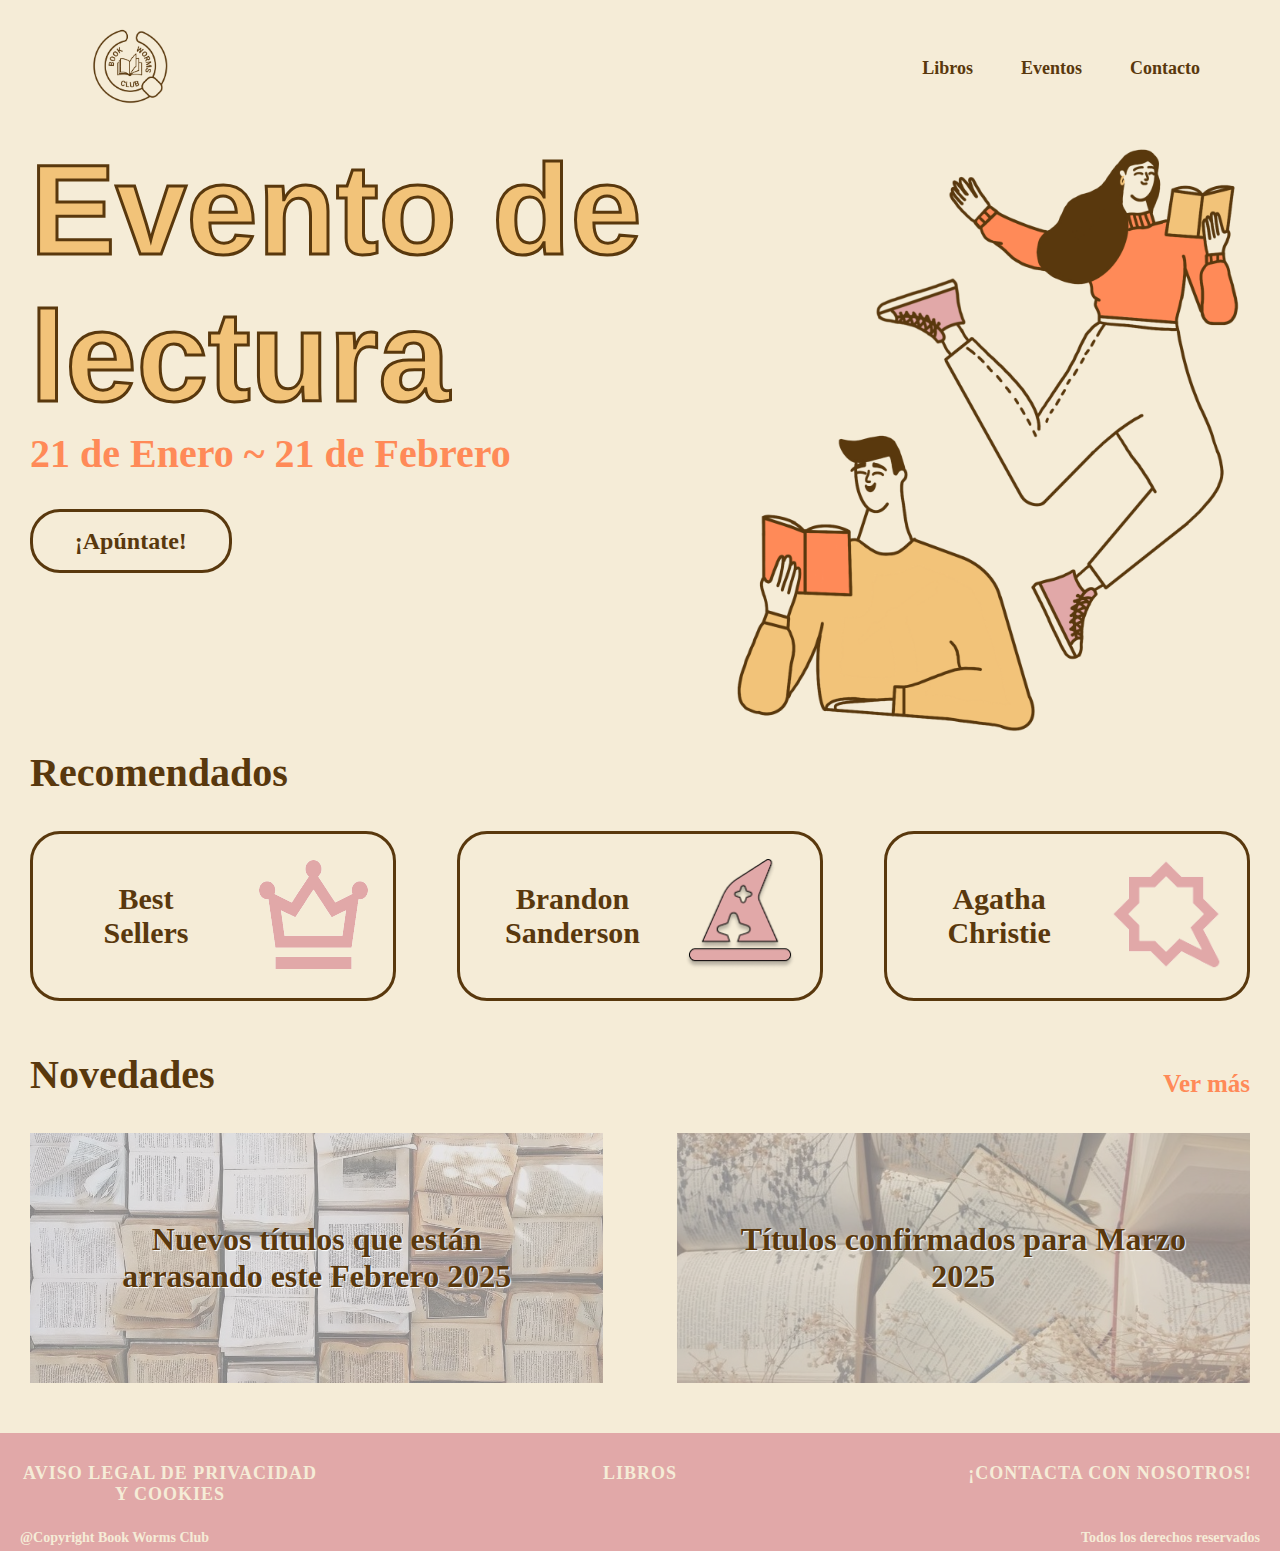
<file: index.html>
<!DOCTYPE html>
<html lang="es">
<head>
    <meta charset="UTF-8">
    <meta name="viewport" content="width=device-width, initial-scale=1.0">
    <link rel="stylesheet" href="./styles/homePart2.css">
    <link rel="stylesheet" href="./styles/homePart1.css">
    <link rel="stylesheet" href="./styles/nav.css">
    <link rel="stylesheet" href="./styles/footer.css">
    <link rel="stylesheet" href="./styles/general.css">
    <title>BWClub</title>
</head>
<body>
    <div class="bg_c_Beige">
        <main class="max-width">
             <!-- HERO SECTION -->
              <section class="section__hero"></section>
             <!-- END HERO SECTION -->
              
            <!-- RECOMMENDED -->
            <section class="section__recommendeds"></section>
            <!-- END RECOMMENDED -->

             <!-- NEWS -->
            <section class="section__news"></section>
            <!-- END NEWS -->
        </main>
        <footer class="footer"></footer>
    </div>
    <script src="./scripts/navbar.js"></script>
    <script type="module" src="./scripts/home.js"></script>
</body>
</html>
</file>
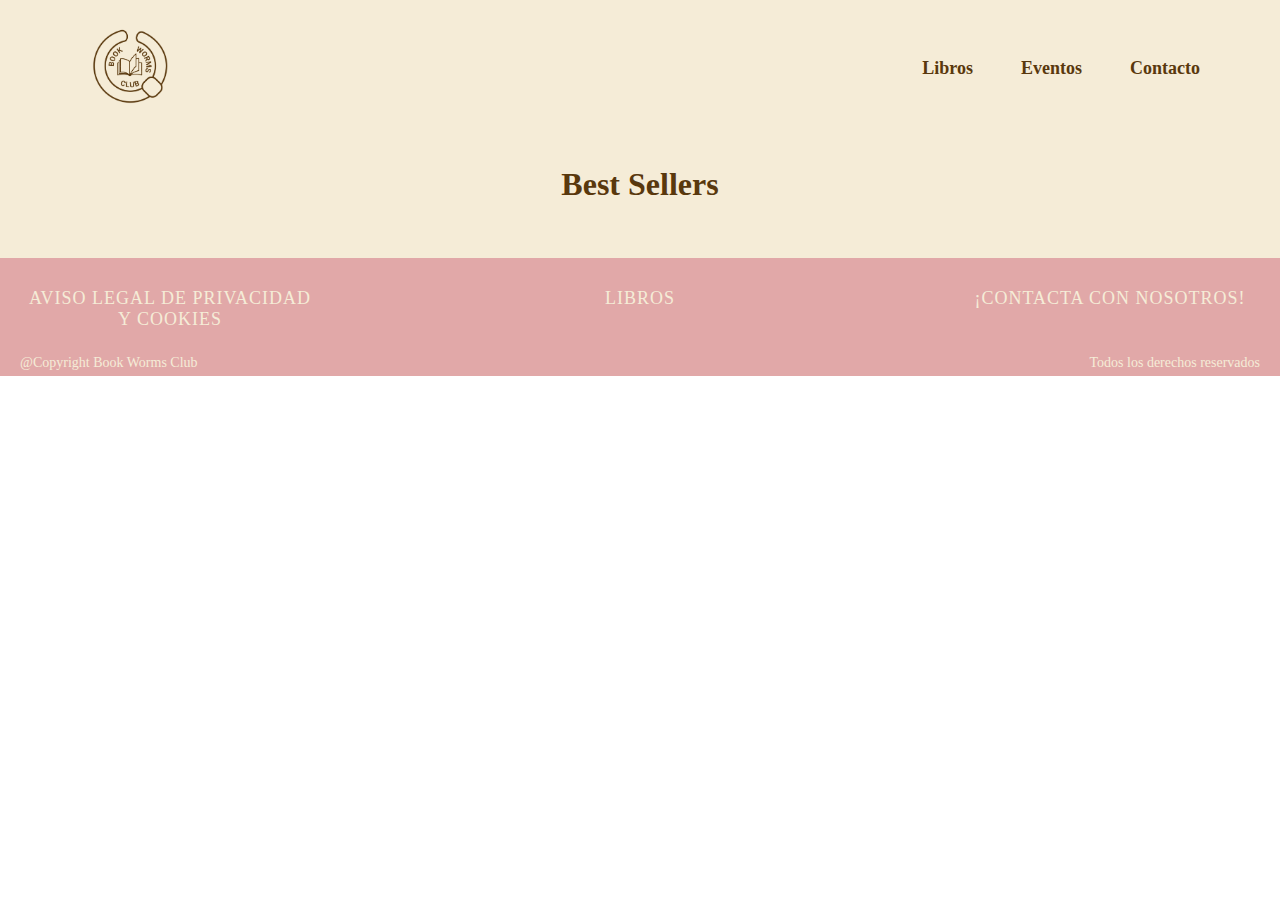
<file: pages/bestSellers.html>
<!DOCTYPE html>
<html lang="es">
<head>
    <meta charset="UTF-8">
    <meta name="viewport" content="width=device-width, initial-scale=1.0">
    <link rel="stylesheet" href="../styles/bestSellers.css">
    <title>Best Sellers</title>       
</head>
<body>
    <div class="bg_c_Beige">
        <main class="max-width">
            <h1 class="c_Brown bestSellers__title">Best Sellers</h1>
            <div class="bestSellers__books"></div>
        </main>
        <footer class="footer"></footer>
    </div>
    <script src="../scripts/navbar.js"></script>
    <script type="module" src="../scripts/bestSellers.js"></script>
</body>
</html>
</file>
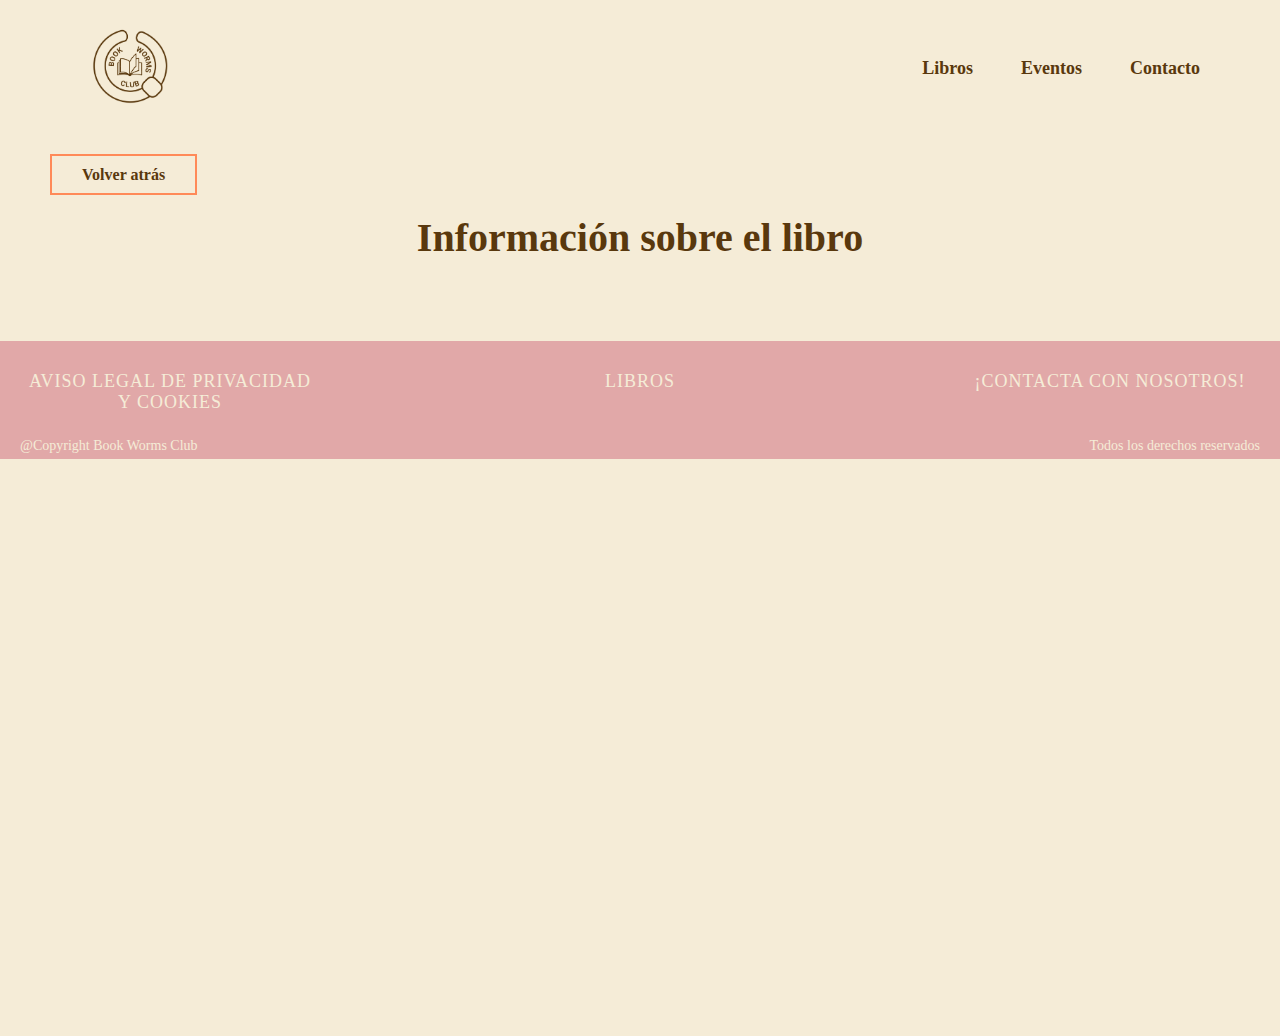
<file: pages/book.html>
<!DOCTYPE html>
<html lang="en">
<head>
    <meta charset="UTF-8">
    <meta name="viewport" content="width=device-width, initial-scale=1.0">
    <link rel="stylesheet" href="../styles/book.css">
    <title>Book</title>
</head>
<body>
    <div class="bg_c_Beige min-height">
        <div class="back__container"></div>
        <main class="max-width">
            <h1 class="subtitle c_Brown page__cart-book_title">Información sobre el libro</h1>
            <section class="section__cart-book"></section>
        </main>
        <footer class="footer"></footer>
    </div>
    <script src="../scripts/navbar.js"></script>
    <script type="module" src="../scripts/book.js"></script>
</body>
</html>
</file>
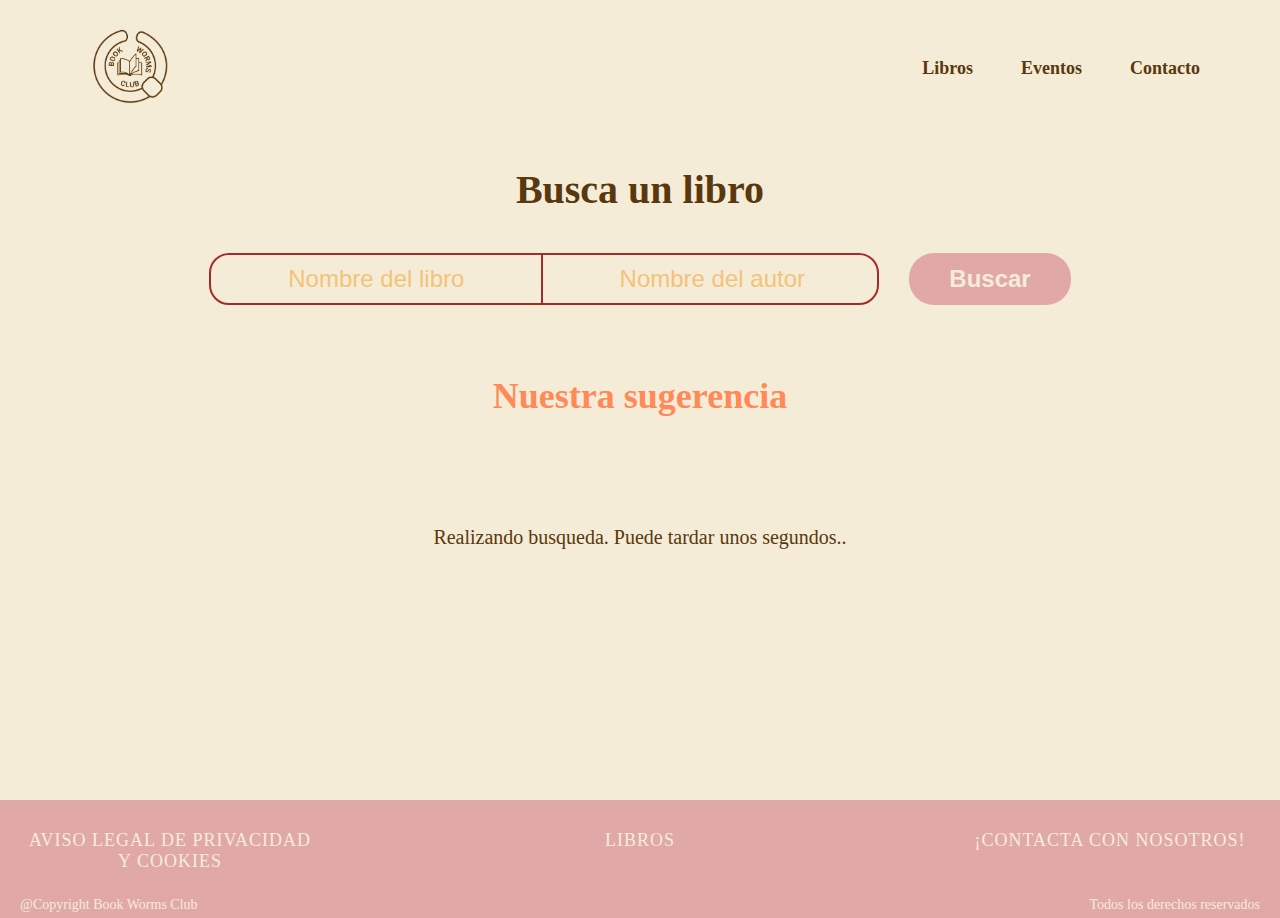
<file: pages/books.html>
<!DOCTYPE html>
<html lang="en">
<head>
    <meta charset="UTF-8">
    <meta name="viewport" content="width=device-width, initial-scale=1.0">
    <link rel="stylesheet" href="../styles/books.css">
    <link rel="stylesheet" href="../styles/nav.css">
    <title>Books</title>
</head>
<body>
    <div class="bg_c_Beige">
        <main class="max-width">
            <section class="section__search"></section>
            <section class="section__tips"></section>
            <section class="section__search-results"></section>
        </main>
        <footer class="footer"></footer>
    </div>
    
    <script src="../scripts/navbar.js"></script>
    <script type="module" src="../scripts/books.js"></script>
</body>
</html>
</file>
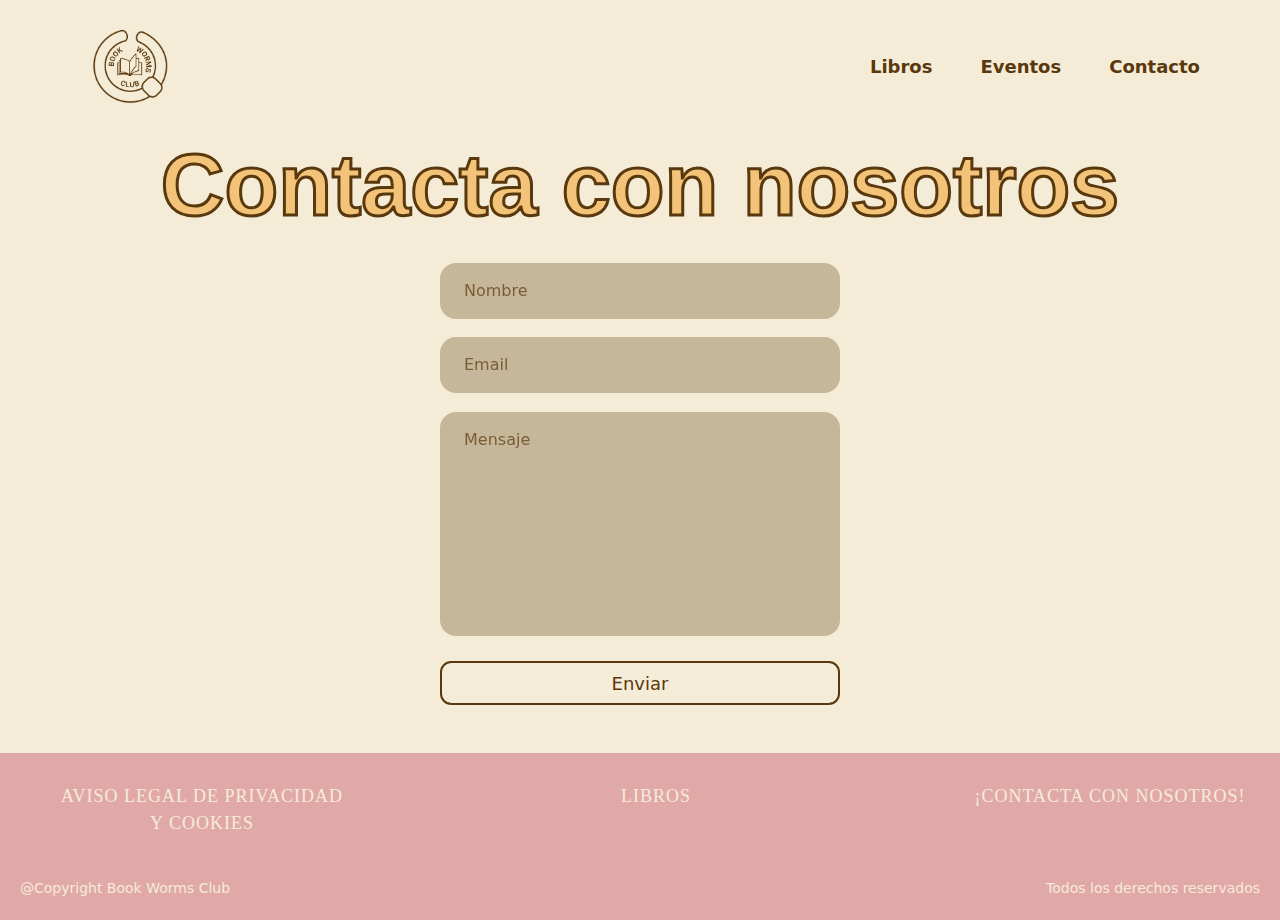
<file: pages/contact.html>
<!DOCTYPE html>
<html lang="es">
  <head>
    <meta charset="UTF-8" />
    <meta name="viewport" content="width=device-width, initial-scale=1.0" />
    <link rel="stylesheet" href="../styles/contact.css" />
    <link rel="stylesheet" href="../styles/nav.css" />
    <link rel="stylesheet" href="../styles/footer.css" />
    <link rel="stylesheet" href="../styles/general.css" />
    <!-- BOOTSTRAP -->
    <link
      href="https://cdn.jsdelivr.net/npm/bootstrap@5.3.3/dist/css/bootstrap.min.css"
      rel="stylesheet"
      integrity="sha384-QWTKZyjpPEjISv5WaRU9OFeRpok6YctnYmDr5pNlyT2bRjXh0JMhjY6hW+ALEwIH"
      crossorigin="anonymous"
    />
    <title>Contacto</title>
  </head>
  <body>
    <div class="bg_c_Beige">
      <main class="max-width">
        <!-- CONTACT TITLE -->
        <h1 class="title c_Yellow">Contacta con nosotros</h1>
        <!-- CONTACT FORM -->
        <div class="contact__container">
          <form action="POST" class="contact__form">
            <input
              type="text"
              name="name"
              id="name"
              placeholder="Nombre"
              class="contact__input"
            />
            <input
              type="email"
              name="email"
              id="email"
              placeholder="Email"
              class="contact__input"
            />
            <textarea
              class="contact__input textarea"
              placeholder="Mensaje"
            ></textarea>
            <button type="submit" class="contact__button">Enviar</button>
          </form>
        </div>
      </main>
      <footer class="footer"></footer>
    </div>
    <script src="../scripts/navbar.js"></script>
    <script type="module" src="../scripts/contact.js"></script>
    <!-- BOOTSTRAP -->
    <script
      src="https://cdn.jsdelivr.net/npm/bootstrap@5.3.3/dist/js/bootstrap.bundle.min.js"
      integrity="sha384-YvpcrYf0tY3lHB60NNkmXc5s9fDVZLESaAA55NDzOxhy9GkcIdslK1eN7N6jIeHz"
      crossorigin="anonymous"
    ></script>
  </body>
</html>
</file>
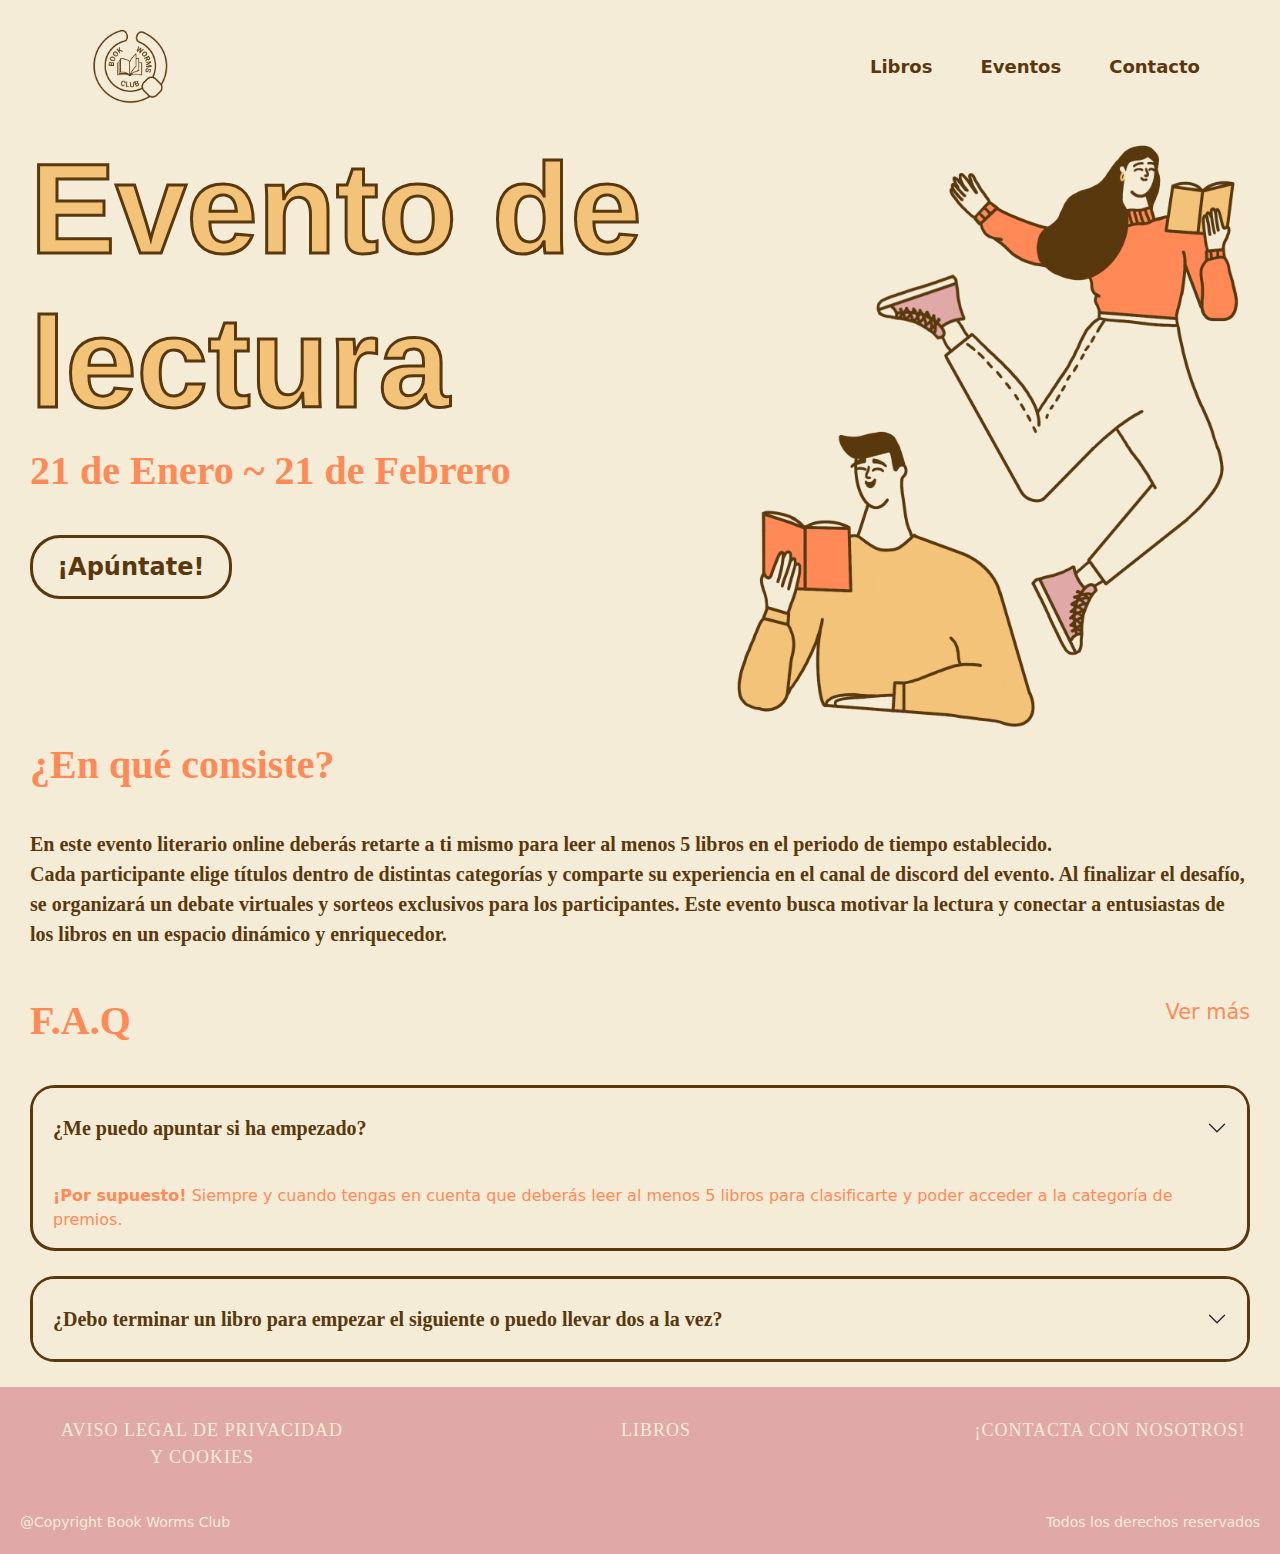
<file: pages/events.html>
<!DOCTYPE html>
<html lang="es">
<head>
    <meta charset="UTF-8">
    <meta name="viewport" content="width=device-width, initial-scale=1.0">
    <link rel="stylesheet" href="../styles/events.css">
    <link rel="stylesheet" href="../styles/nav.css">
    <link rel="stylesheet" href="../styles/footer.css">
    <link rel="stylesheet" href="../styles/general.css">
    <!-- BOOTSTRAP -->
    <link href="https://cdn.jsdelivr.net/npm/bootstrap@5.3.3/dist/css/bootstrap.min.css" rel="stylesheet" integrity="sha384-QWTKZyjpPEjISv5WaRU9OFeRpok6YctnYmDr5pNlyT2bRjXh0JMhjY6hW+ALEwIH" crossorigin="anonymous">
    <title>BWClub-Events</title>
</head>
<body>
    <div class="bg_c_Beige">
        <main class="max-width">
            <!-- HERO SECTION -->
              <section class="section__hero"></section>
            <!-- END HERO SECTION -->
            <!-- WHAT IS SECTION -->
              <section class="section__whatis"></section>
            <!-- END WHAT IS SECTION -->
              <!-- FAQ SECTION -->
              <section class="section__faq"></section>
            <!-- END FAQ SECTION -->
        </main>
        <footer class="footer"></footer>
    </div>
    <script src = "../scripts/navbar.js"></script>
    <script type="module" src = "../scripts/events.js"></script>
    
     <!-- BOOTSTRAP -->
    <script src="https://cdn.jsdelivr.net/npm/bootstrap@5.3.3/dist/js/bootstrap.bundle.min.js" integrity="sha384-YvpcrYf0tY3lHB60NNkmXc5s9fDVZLESaAA55NDzOxhy9GkcIdslK1eN7N6jIeHz" crossorigin="anonymous"></script>
</body>
</html>
</file>
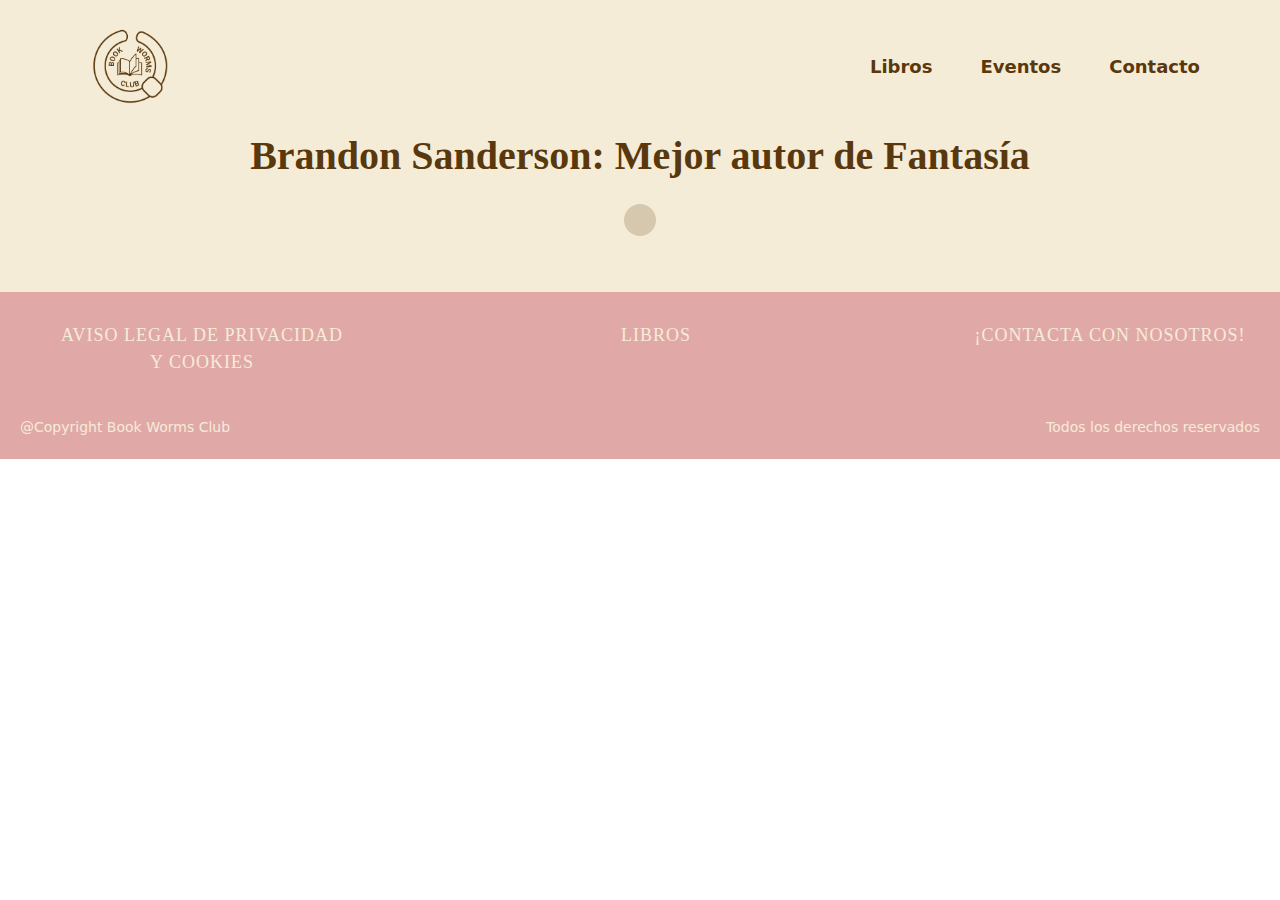
<file: pages/fantasy.html>
<!DOCTYPE html>
<html lang="es">
<head>
    <meta charset="UTF-8">
    <meta name="viewport" content="width=device-width, initial-scale=1.0">
    <link rel="stylesheet" href="../styles/fantasy.css">
    <link rel="stylesheet" href="../styles/nav.css">
    <link rel="stylesheet" href="../styles/footer.css">
    <link rel="stylesheet" href="../styles/general.css">
    <title>Brandon Sanderson</title>
    <!-- BOOTSTRAP -->
    <link
      href="https://cdn.jsdelivr.net/npm/bootstrap@5.3.3/dist/css/bootstrap.min.css"
      rel="stylesheet"
      integrity="sha384-QWTKZyjpPEjISv5WaRU9OFeRpok6YctnYmDr5pNlyT2bRjXh0JMhjY6hW+ALEwIH"
      crossorigin="anonymous"
    />
</head>
<body>
    <div class="bg_c_Beige">
        <main class="max-width main__container">
        <!-- TITLE -->
        <h2 class="subtitle c_Brown">Brandon Sanderson: Mejor autor de Fantasía</h2>
        <!-- AUTHOR -->
        <div id="authorContainer">
            
        </div>
        <!-- BOOKS -->
        <div id="booksContainer">

        </div>
        </main>
        <footer class="footer"></footer>
    </div>
    <script src = "../scripts/navbar.js"></script>
    <script type="module" src = "../scripts/fantasy.js"></script>
    
    <!-- BOOTSTRAP -->
    <script src="https://cdn.jsdelivr.net/npm/bootstrap@5.3.3/dist/js/bootstrap.bundle.min.js" integrity="sha384-YvpcrYf0tY3lHB60NNkmXc5s9fDVZLESaAA55NDzOxhy9GkcIdslK1eN7N6jIeHz" crossorigin="anonymous"></script>
</body>
</html>
</file>
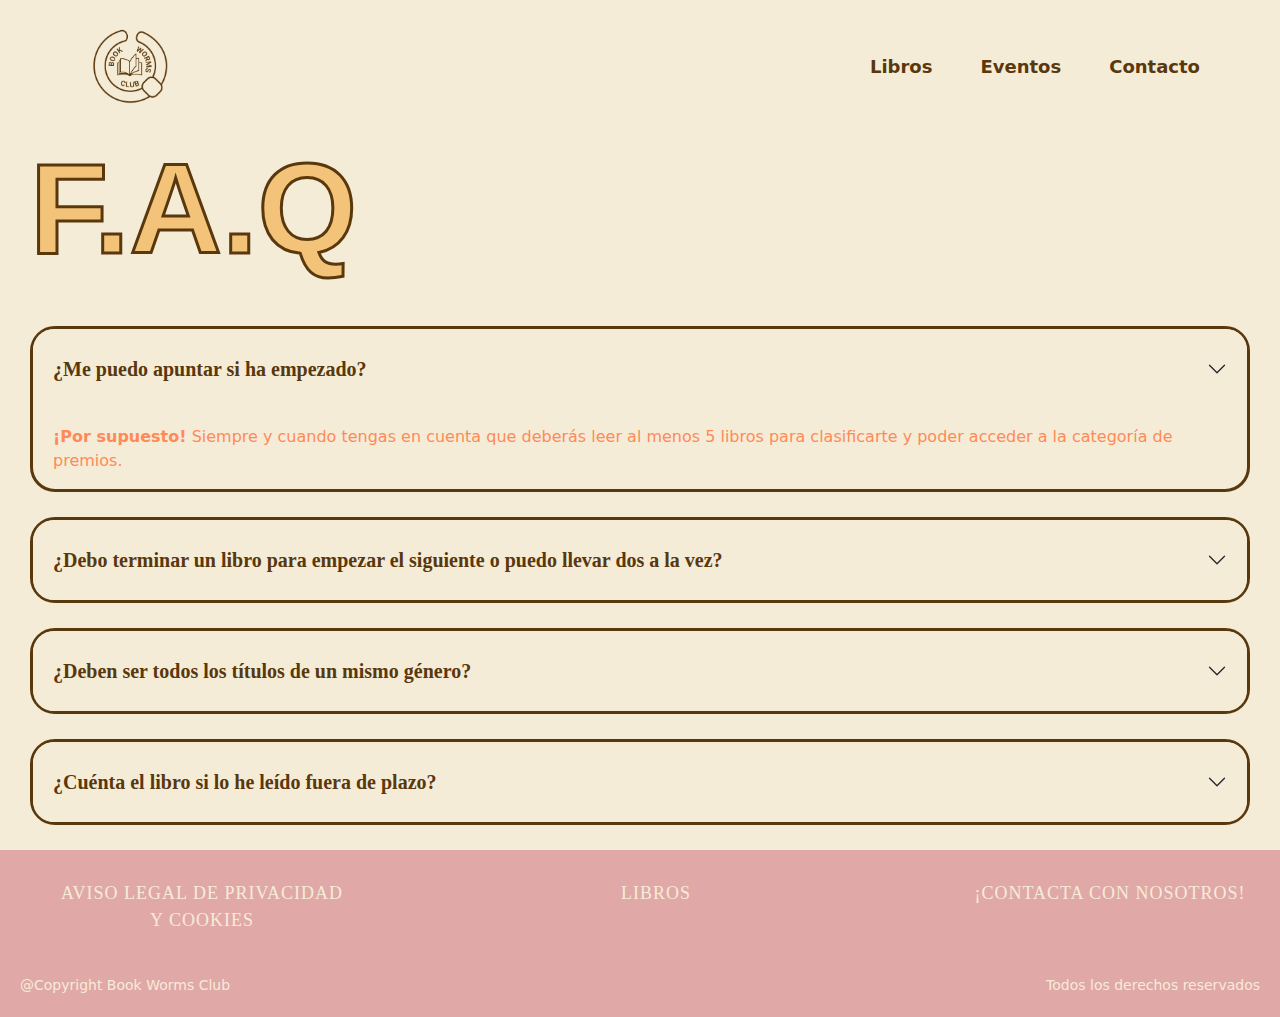
<file: pages/faq_page.html>
<!DOCTYPE html>
<html lang="en">
<head>
    <meta charset="UTF-8">
    <meta name="viewport" content="width=device-width, initial-scale=1.0">
    <link rel="stylesheet" href="../styles/events.css">
    <link rel="stylesheet" href="../styles/nav.css">
    <link rel="stylesheet" href="../styles/footer.css">
    <link rel="stylesheet" href="../styles/general.css">
    <!-- BOOTSTRAP -->
    <link href="https://cdn.jsdelivr.net/npm/bootstrap@5.3.3/dist/css/bootstrap.min.css" rel="stylesheet" integrity="sha384-QWTKZyjpPEjISv5WaRU9OFeRpok6YctnYmDr5pNlyT2bRjXh0JMhjY6hW+ALEwIH" crossorigin="anonymous">
    <title>BWClub-Events</title>
</head>
<body>
    <div class="bg_c_Beige">
        <main class="max-width">
            <!-- HERO SECTION -->
              <section class="section__hero"></section>
            <!-- END HERO SECTION -->
            <!-- FAQ SECTION -->
              <section class="section__faq"></section>
            <!-- END FAQ SECTION -->
        </main>
        <footer class="footer"></footer>
    </div>
    <script src = "../scripts/navbar.js"></script>
    <script type="module" src = "../scripts/faq_page.js"></script>
    
     <!-- BOOTSTRAP -->
    <script src="https://cdn.jsdelivr.net/npm/bootstrap@5.3.3/dist/js/bootstrap.bundle.min.js" integrity="sha384-YvpcrYf0tY3lHB60NNkmXc5s9fDVZLESaAA55NDzOxhy9GkcIdslK1eN7N6jIeHz" crossorigin="anonymous"></script>
</body>
</html>
</file>
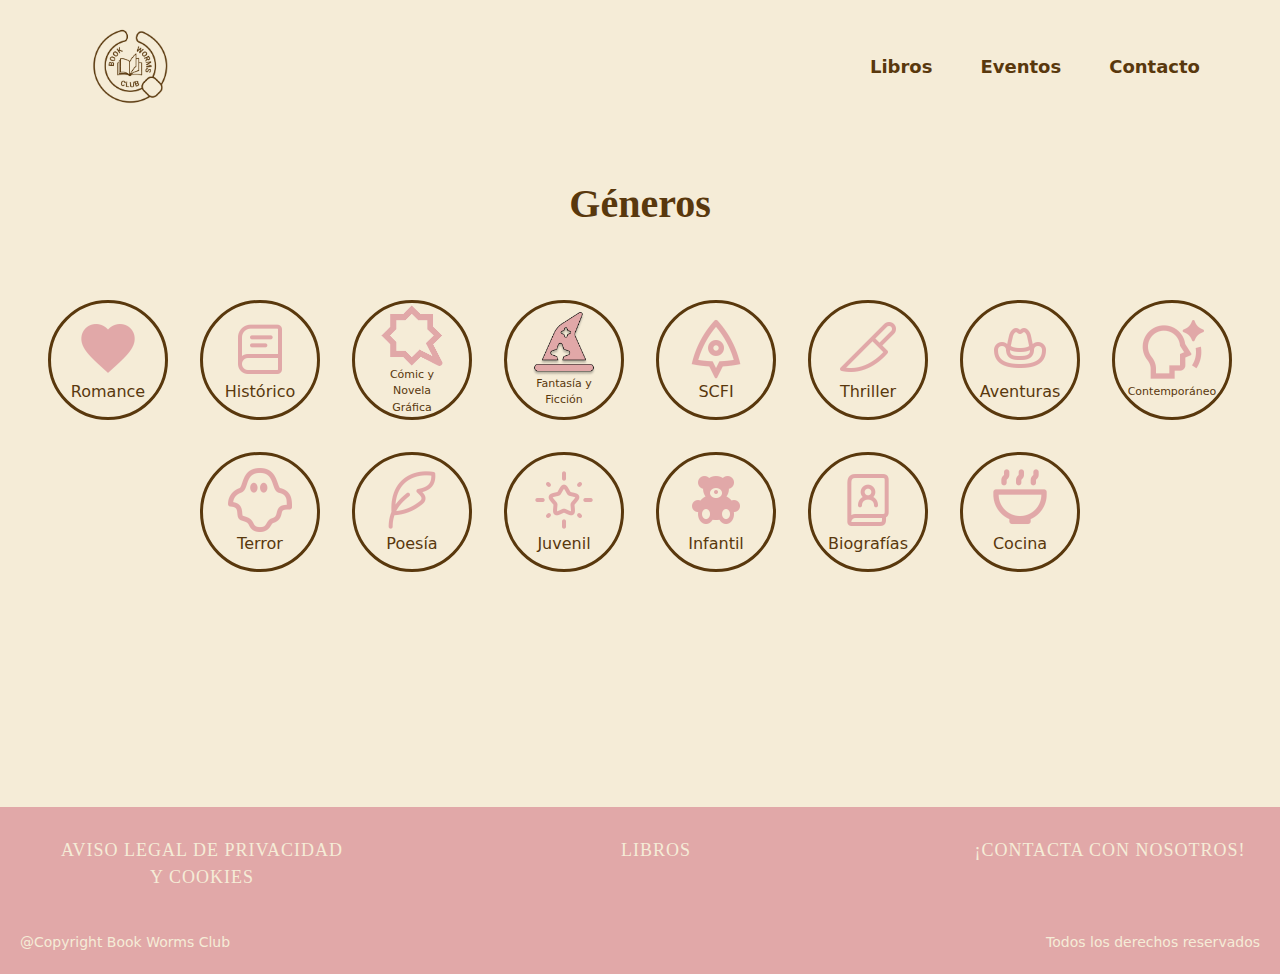
<file: pages/genres.html>
<!DOCTYPE html>
<html lang="en">
<head>
    <meta charset="UTF-8">
    <meta name="viewport" content="width=device-width, initial-scale=1.0">
    <link rel="stylesheet" href="../styles/genres.css">
    <link rel="stylesheet" href="../styles/nav.css">
    <link rel="stylesheet" href="../styles/footer.css">
    <link rel="stylesheet" href="../styles/general.css">
    <!-- BOOTSTRAP -->
    <link href="https://cdn.jsdelivr.net/npm/bootstrap@5.3.3/dist/css/bootstrap.min.css" rel="stylesheet" integrity="sha384-QWTKZyjpPEjISv5WaRU9OFeRpok6YctnYmDr5pNlyT2bRjXh0JMhjY6hW+ALEwIH" crossorigin="anonymous">
    <title>BWClub-Events</title>
</head>
<body>
    <div class="bg_c_Beige">
        <main class="max-width">
            <!-- GENRES SECTION -->
              <section class="section__genres"></section>
            <!-- END GENRES SECTION -->
            <!-- GENRES SECTION -->
              <section class="section__genres_cards"></section>
            <!-- END GENRES SECTION -->
        </main>
        <footer class="footer"></footer>
    </div>
    <script src = "../scripts/navbar.js"></script>
    <script type="module" src = "../scripts/genres.js"></script>
</body>
</html>
</file>
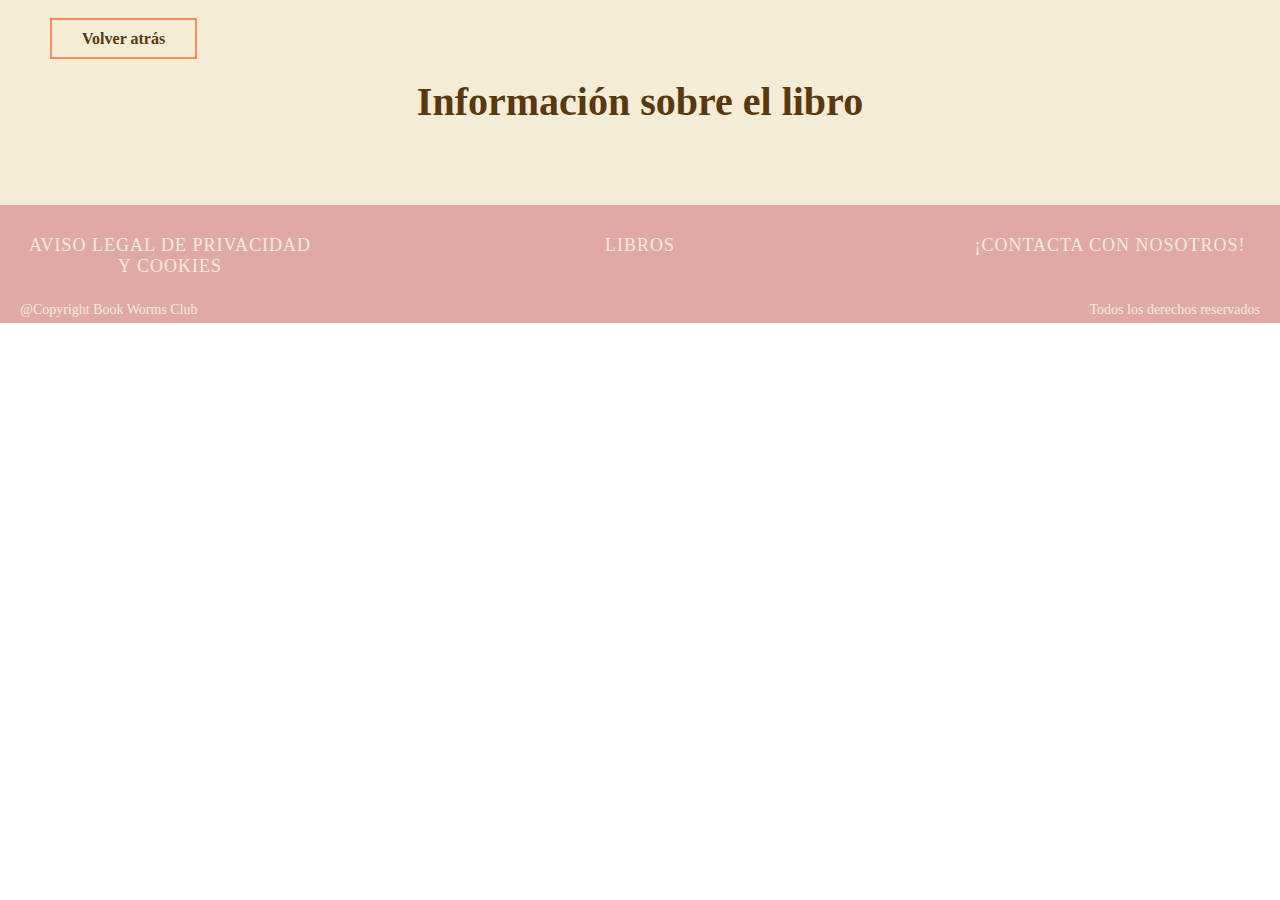
<file: pages/libro.html>
<!DOCTYPE html>
<html lang="en">
<head>
    <meta charset="UTF-8">
    <meta name="viewport" content="width=device-width, initial-scale=1.0">
    <link rel="stylesheet" href="../styles/libro.css">
    <title>Document</title>
</head>
<body>
    <header></header>
    <div class="bg_c_Beige">
        <div class="back__container"></div>
        <main class="max-width">
            <h1 class="subtitle c_Brown page__cart-book_title">Información sobre el libro</h1>
            <section class="section__cart-book"></section>
        </main>
    </div>
    <footer class="footer"></footer>
    <script type="module" src="../scripts/libro.js"></script>
</body>
</html>
</file>
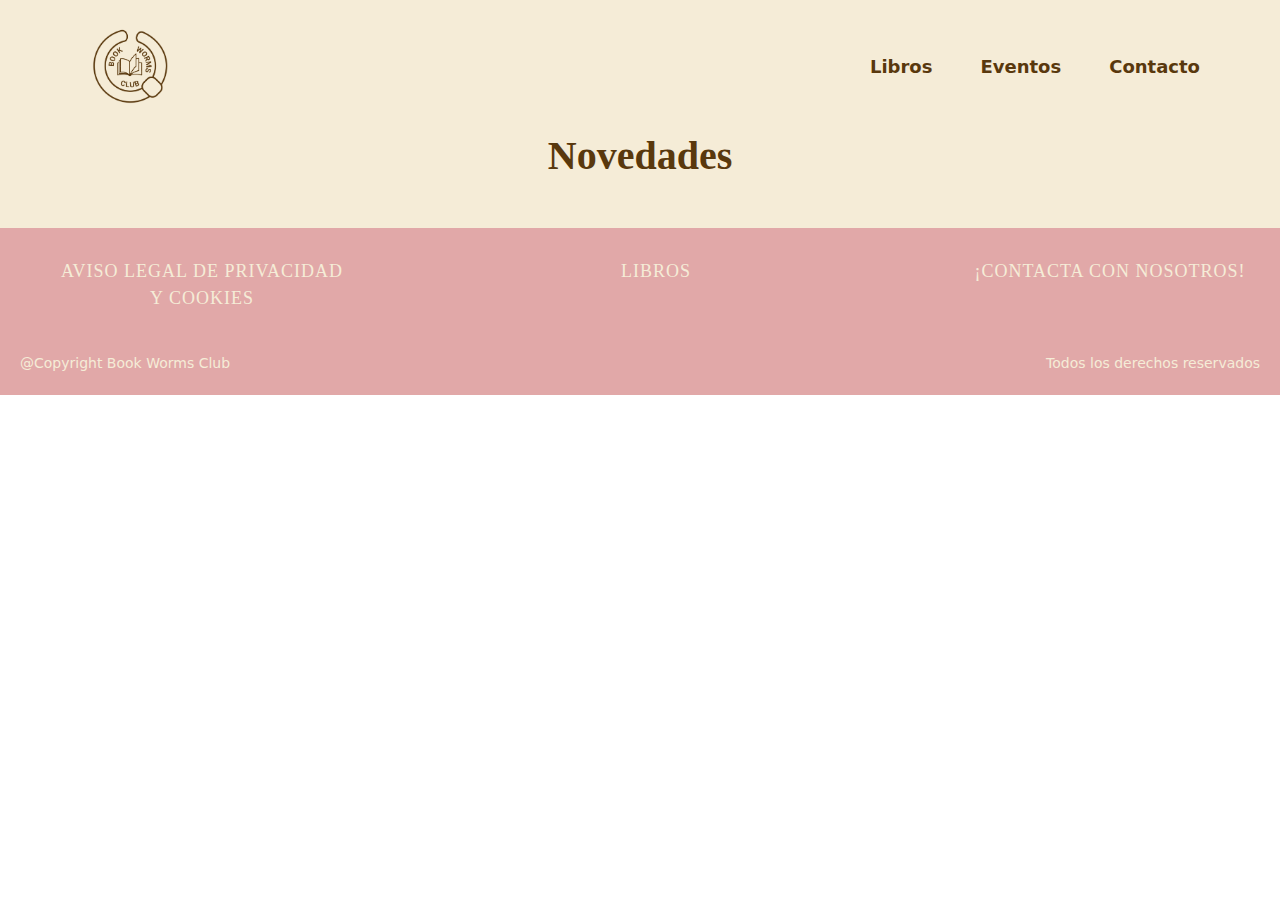
<file: pages/news.html>
<!DOCTYPE html>
<html lang="es">
<head>
    <meta charset="UTF-8">
    <meta name="viewport" content="width=device-width, initial-scale=1.0">
    <link rel="stylesheet" href="../styles/news.css">
    <link rel="stylesheet" href="../styles/nav.css">
    <link rel="stylesheet" href="../styles/footer.css">
    <link rel="stylesheet" href="../styles/general.css">
    <title>Novedades</title>
    <!-- BOOTSTRAP --> 
    <link
      href="https://cdn.jsdelivr.net/npm/bootstrap@5.3.3/dist/css/bootstrap.min.css"
      rel="stylesheet"
      integrity="sha384-QWTKZyjpPEjISv5WaRU9OFeRpok6YctnYmDr5pNlyT2bRjXh0JMhjY6hW+ALEwIH"
      crossorigin="anonymous"
    />
</head>
<body>
    <div class="bg_c_Beige">
        <main class="max-width main__container">
        <!-- TITLE -->
        <h2 class="subtitle c_Brown">Novedades</h2>

        <!-- BOOKS -->
        <div id="booksContainer">

        </div>
        </main>
        <footer class="footer"></footer>
    </div>
    <script src = "../scripts/navbar.js"></script>
    <script type="module" src = "../scripts/news.js"></script>
    
    <!-- BOOTSTRAP -->
    <script src="https://cdn.jsdelivr.net/npm/bootstrap@5.3.3/dist/js/bootstrap.bundle.min.js" integrity="sha384-YvpcrYf0tY3lHB60NNkmXc5s9fDVZLESaAA55NDzOxhy9GkcIdslK1eN7N6jIeHz" crossorigin="anonymous"></script>
</body>
</html>
</file>
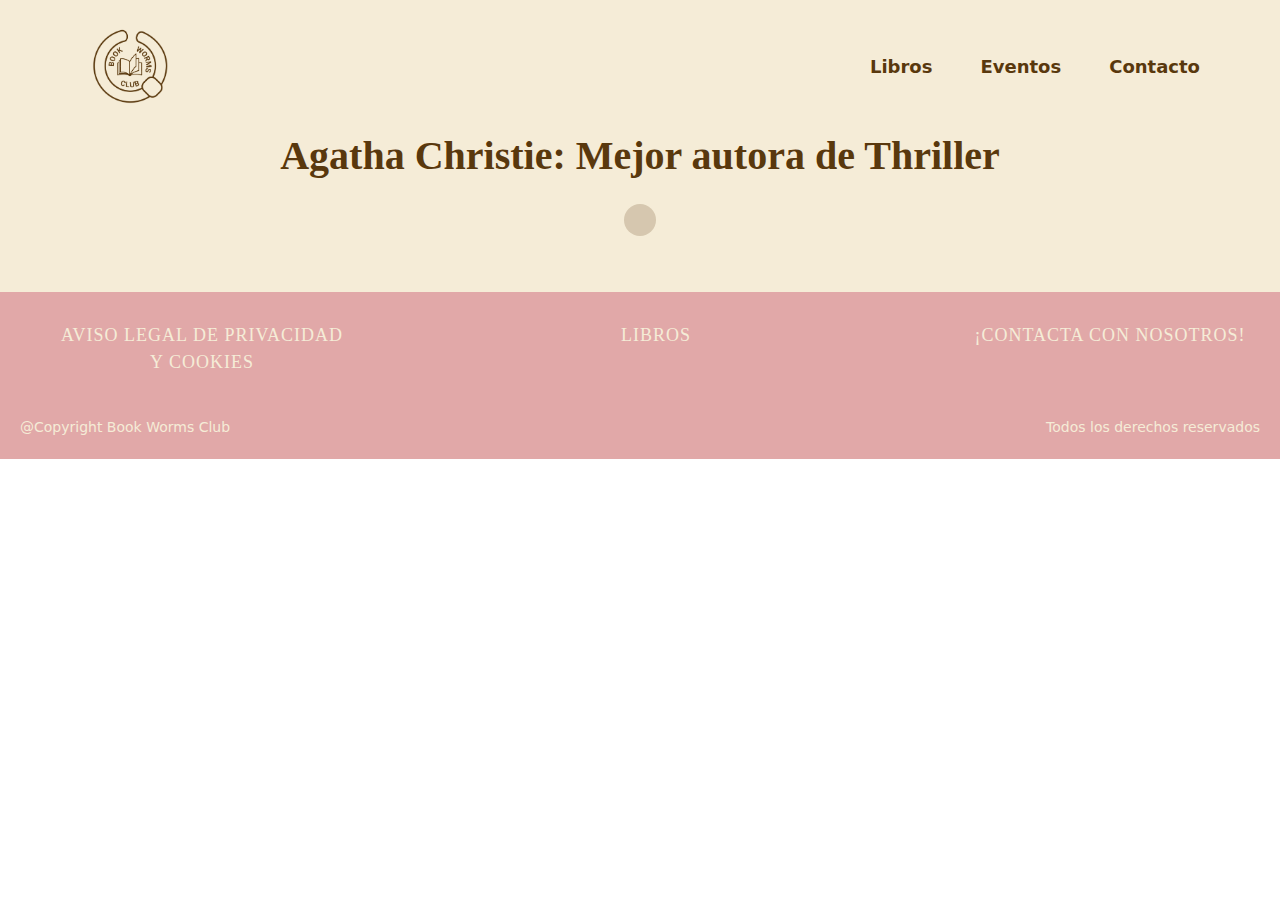
<file: pages/thriller.html>
<!DOCTYPE html>
<html lang="es">
<head>
    <meta charset="UTF-8">
    <meta name="viewport" content="width=device-width, initial-scale=1.0">
    <link rel="stylesheet" href="../styles/thriller.css">
    <link rel="stylesheet" href="../styles/nav.css">
    <link rel="stylesheet" href="../styles/footer.css">
    <link rel="stylesheet" href="../styles/general.css">
    <title>Agatha Christie</title>
    <!-- BOOTSTRAP --> 
    <link
      href="https://cdn.jsdelivr.net/npm/bootstrap@5.3.3/dist/css/bootstrap.min.css"
      rel="stylesheet"
      integrity="sha384-QWTKZyjpPEjISv5WaRU9OFeRpok6YctnYmDr5pNlyT2bRjXh0JMhjY6hW+ALEwIH"
      crossorigin="anonymous"
    />
</head>
<body>
    <div class="bg_c_Beige">
        <main class="max-width main__container">
        <!-- TITLE -->
        <h2 class="subtitle c_Brown">Agatha Christie: Mejor autora de Thriller</h2>
        <!-- AUTHOR -->
        <div id="authorContainer">
            
        </div>
        <!-- BOOKS -->
        <div id="booksContainer">

        </div>
        </main>
        <footer class="footer"></footer>
    </div>
    <script src = "../scripts/navbar.js"></script>
    <script type="module" src = "../scripts/thriller.js"></script>
    
    <!-- BOOTSTRAP -->
    <script src="https://cdn.jsdelivr.net/npm/bootstrap@5.3.3/dist/js/bootstrap.bundle.min.js" integrity="sha384-YvpcrYf0tY3lHB60NNkmXc5s9fDVZLESaAA55NDzOxhy9GkcIdslK1eN7N6jIeHz" crossorigin="anonymous"></script>
</body>
</html>
</file>
<file: styles/homePart2.css>
:root{
    --c-Beige:#F5ECD7;
    --c-Browm:#59380D;
    --c-Pink:#E1A8A8;
    --c-Orange:#FF8A58;
    --c-Yellow:#F2C379;
}

*{
    box-sizing: border-box;
    font-family: "Roboto", serif;
    font-weight: 700;
}
h1,h2,h3,p{
    margin: 0;
    padding: 0;
}
a{
    text-decoration: none;
}

/* SECCION RECOMENDADOS */
.recommendeds{
    margin: 35px 0px 50px 0px;
    display: flex;
    justify-content: space-between;
    align-items: center;
    flex-wrap: wrap;
}

.recommendeds__options{
    padding:25px;
    width: 30%;
    border-radius:30px;
    border:3px solid var(--c-Brown);
    display: flex;
    gap:25px;
    text-align: center;
    align-items: center;
}
.recommendeds__options:hover, .news__heading-more:hover{
    text-decoration: underline;
    text-decoration-color: var(--c-Orange);
}
.recommendeds__title{
    font-size: 30px;
    flex: 1;
}
.recommendeds__image img{
    height: 110px;
}
/* FIN SECCION RECOMENDADOS */

/* SECCION NOVEDADES */
.news__heading{
    display: flex;
    justify-content: space-between;
    align-items: end;
}
.news__heading-more{
    font-size: 25px;
}
.news__container-titles{
    padding: 35px 0px 50px 0px;
    display: flex;
    justify-content: space-between;
    flex-wrap: wrap;
}

.news__options{
    width: 47%;
}

.news__image{
    height: 250px;
    width: 100%;
    background-position: center;
    background-size: cover;
}
.news__overlay{
    background-color: rgba(216, 213, 213, 0.6);;
    width: 100%;
    height: 100%;
}
.news__overlay a{
    height: 100%;
    display: flex;
    align-items: center;
    justify-content: center;
}
.news__title{
    font-size: 32px;
    color: var(--c-Browm);
    text-align: center;
    text-shadow: 1px 1px 1px white;
    padding: 0px 50px;
    transition: .4s color, .5s text-shadow;
}
.news__title:hover{
    color: var(--c-Beige);
    text-shadow: 2px 2px 2px var(--c-Orange);
}
/* FIN SECCION NOVEDADES */


/* MEDIA QUERIES */
@media (max-width: 1024px) {
    .recommendeds {
        justify-content: center;
        gap: 20px;
    }
    .recommendeds__options {
        width: 40%;
    }
    .recommendeds__image img{
        height: 90px;
    }
    .news__container-titles{
            gap: 30px;
        }
    .news__options {
        margin: 0 auto;
        width: 90%;
    }
}

@media (max-width: 768px) {
    .recommendeds__options {
        width: 65%;
        flex-direction: column;
        gap: 15px;
    }

    .recommendeds__title {
        font-size: 24px;
    }
    .recommendeds__image img{
        height: 90px;
    }

    .news__heading-more {
        margin-top: 10px;
    }

    .news__container-titles {
        flex-direction: column;
        align-items: center;
    }

    .news__options {
        width: 100%;
    }
    .news__image{
        height: 200px;
    }

    .news__title {
        font-size: 26px;
        padding: 0px 20px;
    }
}

@media (max-width: 480px) {
    .recommendeds__options {
        width: 85%;
        padding: 15px;
    }

    .recommendeds__title {
        font-size: 20px;
    }

    .recommendeds__image img{
        height: 70px;
    }
    .news__heading {
        flex-direction: column;
        align-items: center;
        text-align: center;
    }

    .news__image {
        height: 200px;
    }

    .news__title {
        font-size: 20px;
    }
}
</file>
<file: styles/homePart1.css>
.subtitle__padding{
    padding-bottom: 2rem;
}
.hero__content{
    display: flex;
    @media(max-width:992px){
        display: block;
    }
}
.hero__image img{
    width: 32.5rem;
    height: auto;
     @media(max-width:576px){
        width: 20rem;
    } 
    @media(max-width:320px){
        width: 15rem;
    } 
}
</file>
<file: styles/nav.css>
/* NAVBAR */
.nav-bar {
    background-color: #F5ECD7;
    display: flex;
    justify-content: space-between;
    align-items: center;
    padding: 1rem 5rem;
    position: sticky;
    top: 0;
        @media (max-width: 768px) {
                padding: 1rem 2rem;
        }
}
/* LOGO */
.logo-container img {
    width: 100px;
    height: 100px;
    cursor: pointer;
}
/* NAVBAR LINKS */
.nav-links {
    list-style: none;
    display: flex;
    gap: 3rem;
    margin: 0;
    padding: 0;
        @media(max-width: 768px){
                display: none;
                flex-direction: column;
                position: absolute;
                top: 80%;
                right: 0;
                width: 30%;
                background-color: #F5ECD7;
                padding: 1rem;
                border-radius: 1rem;
                box-shadow: 2px 2px 10px rgba(0, 0, 0, 0.1);
                gap: 1rem;
        
        }
        @media (max-width: 576px){
            width: 55%;
        }
}
.nav-links li {
    display: inline-block;

        @media (max-width: 768px) {
            text-align: left;
            padding: .5rem;
        }
}
.nav-links a {
    color: #59380D;
    text-decoration: none;
    font-size: 1.125rem;
    font-weight: bold;
    display: flex;
    align-items: center;
    gap: .5rem;
}

.nav-links a:hover {
    color: #E1A8A8;
}

.nav-icon{
    display:none;
        @media (max-width: 768px){
            display: inline-block;
            font-size: 1.5rem;
            margin-right: 0.5rem;
        }
}
.menu-toggle {
    display: none;
        @media (max-width: 768px) {
            display: block;
            font-size: 2rem;
            background: none;
            border: none;
            color: #D47A56;
            cursor: pointer;
        }
}
/* SUBMENU */
    .dropdown {
        position: relative;
    }

    .dropdown-submenu {
        list-style: none;
        display: none;
        position: absolute;
        top: 100%;
        left: 0;
        background-color: #F5ECD7;
        padding: 0.5rem;
        border-radius: 0.5rem;
        box-shadow: 2px 2px 10px rgba(0, 0, 0, 0.1);
        min-width: 12.5rem;
        z-index: 100;
            @media (max-width: 768px) {
                    top: 0;
                    right: -100%;
                    width: 100%; 
                    padding: 1rem;
                    flex-direction: column;
                    gap: 1rem;
                    transition: right 0.3s ease-in-out;
                }
    }

    .dropdown.show .dropdown-submenu{
        display: block;
    }

    .dropdown-submenu li {
        padding: 0.5rem 1rem;
    }

    .dropdown-submenu a {
        color: #59380D;
        text-decoration: none;
        display: block;
        font-size: 1rem;
    }

    .dropdown-submenu a:hover {
        color: #E1A8A8;
    }

    .back-button {
        display: none;
    }

/* SUBMENU HOVER IN FULLSCREEN */
    @media (min-width: 768px) {
        .dropdown:hover .dropdown-submenu {
            display: block;
        }
    }

/* COLLAPSABLE MENU */
    @media (max-width: 768px) {
        /* SHOW COLLAPSABLE MENU */
        .nav-links.show {
            display: flex;
        }
        .nav-item{
            display: flex;
            justify-content: flex-start;
            align-items: center;
        }

     /* SHOW COLLAPSABE MANU ICONS */
        .nav-icon img {
            width: 24px; 
            height: 24px;
        }

     /* ADJUST ICON SIZE */
        .menu-toggle:focus {
            outline: none;
        }
     /* SUBMENU IN COLLAPSABLE MENU */
        .dropdown.show .dropdown-submenu {
            display: flex;
            right: 0;
        }
        .back-button {
            font-size: 1rem;
            font-weight: bold;
            color: #D47A56;
            cursor: pointer;
            display: block;
            padding: 0.5rem 1rem;
        }

    }
</file>
<file: styles/footer.css>
@import url('general.css');

a{
    text-decoration: none;
}
.max-width__footer{
    max-width: 1300px;
    margin: 0 auto;
    padding: 0px 20px;
}
.footer {
    background-color: var(--c-Pink);
}

.footer__nav {
    padding-top: 30px;
}

.footer__nav-list {
    display: flex;
    justify-content: space-between;
    gap: 30px;
}

.footer__nav-list li:nth-child(2) {
    flex: 1;

}

.footer__nav-list li:is(:nth-child(1), :nth-child(3)) {
    width: 300px;
}

.footer__nav-list li {
    list-style: none;
    text-align: center;
}

.footer__nav-list li a {
    text-decoration: none;
}

.footer__nav-list__item {
    text-transform: uppercase;
    font-family: "Roboto", serif;
    font-size: 18px;
    letter-spacing: 1px;
    color:var(--c-Beige);
    transition: .5s color;
    cursor: pointer;
}
.footer__nav-list__item:hover {
    color: var(--c-Brown);
}

.footer__copyright{
    padding: 25px 0px 5px 0px;
    display: flex;
    justify-content: space-between;
    flex-wrap: wrap;
    font-size: 14px;
    text-align: center;
}

.footer__btn {
    background-color: transparent;
    border: none;
    cursor: pointer;
}

.d-none {
    display: none;
}

.d-modal {
    position: fixed;
    top: 0;
    left: 0;
    width: 100vw;
    height: 100vh;
    background: rgba(0, 0, 0, 0.8);
    display: flex;
    align-items: center;
    justify-content: center;
}

.footer__modal-content {
    background: rgb(238, 238, 238);
    padding: 20px 30px;
    border-radius: 10px;
    max-width: 60%;
    font-size: 18px;
    box-shadow: 0 0 10px rgba(255, 255, 255, 0.2);
    max-height: 90vh; 
    overflow-y: auto;
}
.footer__modal-title{
    font-family: "Roboto", serif;
    font-size: 36px;
    font-weight: 700;
    font-style: normal;
    margin-bottom: 20px;
    text-align: center;
}

.footer__modal-questions{
    margin: 15px 0px 10px 0px;
}

.modal-questions__list li{
    list-style: none;
    padding-top: 5px;
    padding-left: 20px;
}

.footer__modal-container-btn{
    text-align: center;padding-top: 30px;
}
.footer__modal-btn{
    padding: 15px 80px;
    font-size: inherit;
}

/* MEDIA QUERY */
@media (max-width: 1024px) {

    .footer__nav-list li {
        width: 250px;
    }

    .footer__nav-list__item {
        font-size: 15px;
    }
    .footer__modal-content{
        max-width: 70%;
    }

}

@media (max-width: 768px) {
    .footer__modal-content {
        max-width: 85%;
    }
    .footer__nav-list__item {
        font-size: 14px;
    }
    .footer__modal-title{
        font-size: 30px;
    }
}

@media (max-width: 480px) {
    .footer__modal-content{
        padding: 20px 10px;
    }
    .footer__modal-btn {
        padding: 10px 30px;
        font-size: 14px;
    }
    .footer__nav-list {
        flex-direction: column;
        align-items: center;
        gap: 10px;
    }

    .footer__nav-list li {
        text-align: center;
    }
    .footer__copyright{
        justify-content: center;
    }
    .footer__copyright p:first-child{
        padding-right: 10px;
    }
}
</file>
<file: styles/general.css>
/* GENERIC */
*{
    margin: 0;
    padding: 0;
    box-sizing: border-box;
}
/* END GENERIC */

/* VAR COLORS */
:root{
    --c-Beige:#F5ECD7;
    --c-Brown:#59380D;
    --c-Pink:#E1A8A8;
    --c-Orange:#FF8A58;
    --c-Yellow:#F2C379;
}
/* END VAR COLORS */

/* FONTS */
.title{
    font-family: "KyivType Sans", sans-serif;
    font-size: 8rem;
    font-weight: 700;
    font-style: normal;
    -webkit-text-stroke-color: var(--c-Brown);
    -webkit-text-stroke-width: 3px;
        @media(max-width:768px){
            font-size: 6rem;
        }
        @media(max-width:576px){
            font-size: 3.5rem;
        }
}
.subtitle{
    font-family: "Roboto", serif;
    font-size: 2.5rem; 
    font-weight: 700;
    font-style: normal;
    @media(max-width:576px){
        font-size: 1.5rem;
    }
}
.text{
    font-family: "Roboto", serif;
    font-size: 1.25rem;
    font-weight: 700;
    font-style: normal;
}

/* END FONTS */

/* COLORS */
.bg_c_Beige{
    background-color: var(--c-Beige);
}
.c_Beige{
    color: var(--c-Beige);
}
.c_Brown{
    color: var(--c-Brown);
}
.c_Pink{
    color: var(--c-Pink);
}
.c_Orange{
    color: var(--c-Orange);
}
.c_Yellow{
    color: var(--c-Yellow);
}
/* END COLORS */

/* BUTTONS */
.general_button{
    width: 12.6rem;
    height: 4rem;
    border-radius: 1.875rem;
    border: 3px solid var(--c-Brown);
    background-color: transparent;
    font-size: 1.5rem;
    color: var(--c-Brown);
    font-weight: 700;
}
.general_button:hover{
    background-color: var(--c-Pink);
    border: .1875rem solid var(--c-Pink);
    color: var(--c-Beige);
    cursor: pointer;
}
.secondary_button{
    padding: 0.75rem 3.75rem;
    background-color: transparent;
    border-radius: 1.875rem;
    border: 3px solid var(--c-Orange);
    color: var(--c-Orange);
    font-size: 1.4rem;
    font-weight: 700;
}
.secondary_button:hover{
    background-color: var(--c-Orange);
    color: var(--c-Beige);
    cursor: pointer;

}
.search_button{
    padding: 0.625rem 2.5rem;
    border-radius: 1.56rem;
    border: none;
    background-color: var(--c-Pink);
    color: var(--c-Beige);
    font-size: 1.5rem;
    font-weight: 700;
    transition: .8s background-color, .6s color;
    @media(max-width:480px){
        padding: 0.625rem 1.875rem;
        font-size: 1.2rem;
    }

}
.search_button:hover{
    background-color: transparent;
    border: 3px solid var(--c-Pink);
    color: var(--c-Pink);
    cursor: pointer;
}
/* END BUTTONS */

/* MAX-WIDTH */
.max-width{
    max-width: 81.25rem;
    margin: 0 auto;
    padding: 0rem 1.875rem;
}
/* END MAX-WIDTH */
</file>
<file: styles/bestSellers.css>
@import url('general.css');
@import url('footer.css');
@import url('nav.css');

a{
    text-decoration: none;
}

.bestSellers__title{
    text-align: center;
    padding: 1.875rem 0px 0.94rem 0rem;
}
.bestSellers__books {
    display: grid;
    grid-template-columns: repeat(4, 1fr);
    gap: 1.25rem;
    padding: 1.25rem;
}
.bestSellers__book-card {
    border: 1px solid var(--c-Yellow);
    padding: 0.625rem;
    text-align: center;
    display: flex;
    flex-direction: column;
    align-items: center;
    justify-content: space-between;
    height: 21.87rem;
}
.bestSellers__book-card img {
    max-width: 100%;
    height: 15.62rem; 
    object-fit: cover;
}
.bestSellers__book-card h2 {
    padding-top: 0.625rem;
    font-size: 1rem;
    height: 2.2rem; 
}
.bestSellers__book-card p {
    font-size: 0.875rem;
    color: #555;
}

@media (min-width: 768px) and (max-width: 1199px) {
    .bestSellers__books {
        grid-template-columns: repeat(3, 1fr);
    }
}
@media (min-width: 480px) and (max-width: 767px) {
    .bestSellers__books {
        grid-template-columns: repeat(2, 1fr);
    }
}
@media (max-width: 479px) {
    .bestSellers__books {
        grid-template-columns: 1fr;
    }
}
</file>
<file: styles/book.css>
@import url('general.css');
@import url('footer.css');
@import url('nav.css');

a{
    text-decoration: none;
}

.back__container{
    padding: 30px 0px 10px 50px;
    
}
.back__container a{
    font-family: "Roboto", serif;
    font-weight: 700;
    border: 2px solid var(--c-Orange);
    padding: 0.625rem 1.875rem;
    transition: .4s background-color;
}
.back__container a:hover{
    background-color: var(--c-Orange);
    color: var(--c-Beige);
}

.page__cart-book_title{
    text-align: center;
    margin-top: 1.25rem;
}
.section__cart-book_details{
    width: 80%;
    margin: 0 auto;
    padding: 2.5rem 0px;
}

.cart-book_details-image{
    text-align: center;
    height: 15.62rem;
}
.cart-book_details-image img{
    height: 95%;
}
.cart-book_details-text{
    text-align: justify;
    font-size: 1.125rem;
    font-family: "Roboto", serif;
}
.cart-book_details-text p{
    margin: 5px 0px;
}
.book_details-text__title{
    margin: 0.625rem 0rem 1.25rem 0rem;
    text-align:center ;
    font-size: 1.875rem;
}
/* MIN HEIGHT */
.min-height{
    min-height: 100vh;
}
</file>
<file: styles/books.css>
@import url('general.css');
@import url('footer.css');
@import url('nav.css');

a{
    text-decoration: none;
}

/* Seccion busqueda */
.section__search{
    padding: 1.875rem 0px 3.13rem 0px;
}
.section__search-title{
    padding-bottom: 2.5rem;
    text-align: center;
    font-family: "Roboto", serif;
    font-size: 2.5rem; 
    font-weight: 700;
    font-style: normal;
}

.search__container{
    display: flex;
    justify-content: center;
    gap: 1.875rem;
    flex-wrap: wrap;
}

.search__container-inputs {
    border: 2px solid brown;
    border-radius: 1.25rem;
    background-color: transparent;
}
.search__container-input::placeholder{
    color:var(--c-Yellow) ;
}
.search__container-input {
    border: none;
    outline: none;
    padding: 0.625rem;
    font-size: 1.5rem;
    text-align: center;
    background-color: transparent;
    color: orange;
    min-width: 9.37rem;
}

.search__container input:first-child {
    border-right: 2px solid brown;
}


/* Seccion sugerencia*/
.section__tips{
    text-align: center;
    padding:1.25rem 0px 3.125rem 0px;
}
.section__tip-title{
    font-size: 2.25rem;
    margin-bottom: 1.875rem;
}

.section__tips .search__result-book{
    margin: 0 auto;
    height: 18.75rem;
    width:50%;
    max-width: 28.125rem;
}
.section__tips .search__result-book_img{
    width: 40%;
}


/* Seccion resultados */
.section__search-results{
    display: grid;
    grid-template-columns: repeat(3,1fr);
    grid-auto-rows:18.75rem ;
    gap: 2.5rem;
    padding-bottom: 2.5rem;
}
.search__result-book{
    padding: 0.31rem 1.25rem;
    display: flex;
    align-items: center;
    justify-content: space-between;
    border: 1px solid var(--c-Orange);
    border-radius: 0.625rem;
}
.search__result-book_inf{
    width: 50%;;
}
.search__result-book_inf p:nth-child(2){
    margin-bottom: 5px;
}
.search__result-book_img{
    width: 45%;
    height: 100%;
    display: flex;
    align-items: center;
}
.search__result-book_img img{
    height:80%;
    width: 95%;
}
.result-book_inf-title{
    font-size: 1.25rem;
    margin-bottom: 0.625rem;
}

.book_inf-btn{
    margin-top: 1.875rem;
    padding: 0.31rem 1.875rem;
    border-radius: 1.25rem;
    font-size:0.98rem;
    border: 3px solid var(--c-Yellow);
    background-color: var(--c-Yellow);
    transition: .5s background-color;
    color: var(--c-Brown);
}
.book_inf-btn:hover{
    background-color: transparent;
    border: 3px solid var(--c-Orange);
}

.min-height{
    height: 45vh;
}
.d-none{
    display: none;
}

.loading_data{
    min-height: 20vh;
    display: flex;
    align-items: center;
    justify-content: center;
    font-size: 1.25rem;
    color: var(--c-Brown);
    font-family: "Roboto", serif;
    font-weight: 400;
}

@media screen and (max-width: 1024px) {
    .section__search-results {
        grid-template-columns: repeat(2, 1fr);
        padding: 0rem 1.25rem 2.5rem 1.25rem;
    }

    
}

@media screen and (max-width: 768px) {
    
    .search__container{
        gap: 1.25rem;
    }
    .search__container-inputs{
        width: 100%;
        border: none;
        text-align: center;
    }
    
    .search__container-input:first-child{
        margin-bottom: 1.25rem;
    }
    .search__container-input{
        width: 70%;
        border: 1px solid brown;
        border-radius: 1.25rem;
    }
    .section__search-results{
        grid-auto-rows:auto ;
    }
    .section__tips .search__result-book, 
    .section__search-results .search__result-book{
        height: auto;
        flex-direction: column;
        padding: 1.25rem 0rem;
        text-align: center;
    }
    .search__result-book_inf , .search__result-book_img{
        width: 95%;
    }
    .section__tips .search__result-book_img,
    .section__search-results .search__result-book_img{
        margin-top: 1.56rem;
        width: 100%;
        
    }
    .section__tips .search__result-book_img img,
    .section__search-results .search__result-book_img img{
        height: auto;
        max-width: 100%;
        max-height: 15.62rem;
        margin: 0 auto;
        object-fit: contain;
    }
    .section__search-results {
        grid-template-columns: 1fr;
    }
}

@media screen and (max-width: 480px) {
    .section__search{
        padding-bottom: 2rem;
    }
    .section__search-title{
        font-size: 2rem;
        padding-bottom: 1.25rem;
    }
    .search__container-input{
        width: 90%; 
        font-size: 1.25rem;
    }
    .section__tips .search__result-book{
        width: 90%;
    }
    .section__tip-title{
        font-size: 1.87rem;
    }
}
</file>
<file: styles/contact.css>
/* TITLE */
.title{
    text-align: center;
    font-size: 5.5rem !important;
    margin-bottom: 1rem;
}
/* CONTAINERS */
.contact__container{
    display: flex;
    align-items: center;
    justify-content: center;
}

.contact__form{
    display: flex;
    flex-direction: column;
}

/* INPUTS */

.contact__input{
    box-sizing: border-box;
    margin: .58rem 1rem;
    padding: 1rem 1rem 1rem 1.5rem;
    width: 25rem;
    border-radius: 1rem;
    border: none;
    outline: none;
    background-color: rgba(89, 56, 13, 0.3);
    color: #59380D;
}

.contact__input::placeholder{
    color: #59380D;
    opacity: .7;
}

.textarea{
    padding-bottom: 10rem;
    resize: none;
    overflow: hidden;
    max-height: none;
}

/* BUTTON */

.contact__button{
    background: none;
    max-width: 25rem;
    margin: 1rem 1rem 3rem 1rem;
    padding: .4rem;
    border-radius: .7rem;
    border: 2px solid #59380D;
    color: #59380D;
    font-size: large;

}

.contact__button:hover{
    background-color: rgba(89, 56, 13, 0.7);
    color: #F5ECD7;
}
</file>
<file: styles/events.css>
@import url('general.css');

.subtitle__padding{
    padding-bottom: 2rem;
}
.hero__content{
    display: flex;
    @media(max-width:992px){
        display: flex;
        flex-direction: column;
        align-items: center;
    }
}
.hero__image img{
    width: 32.5rem;
    height: auto;
    @media(max-width:576px){
      width: 20rem;
  } 
    @media(max-width:320px){
      width: 15rem;
  } 
}
.faq__content_title{
    display: flex;
    justify-content: space-between;
    
}
.faq__more{
    font-size: 1.3rem;
    text-decoration: none;
}
.faq__more:hover{
    text-decoration: underline;
    color: var(--c-Pink);
}
/** ACCORDION BOOTSTRAP */
.accordion {
    --bs-accordion-bg: #F5ECD7 !important;
    --bs-accordion-border-radius: 1.5625rem !important;
    --bs-accordion-inner-border-radius: 1.5625rem !important;
    --bs-accordion-btn-padding-y: 1.75rem !important;
}
.accordion-button {
    width: 100%;
    padding: var(--bs-accordion-btn-padding-y) var(--bs-accordion-btn-padding-x);
    font-size: 1.25rem !important;
    color: #59380D !important;
    text-align: left;
    background-color: #F5ECD7 !important;
    border: 0;
    border-radius: 1.3rem !important;
      border-top-left-radius: 0px;
      border-top-right-radius: 0px;

  }
  .accordion-button:not(.collapsed) {
    box-shadow: none !important;
  }
  .accordion-button:focus {
    box-shadow: none !important;
  }
  .accordion-button:hover{
    background-color: #E1A8A8 !important;
    color: #F5ECD7 !important;
  }
  .button{
    padding-right: 9px;
  }
  .accordion-item {
    border: 3px solid #59380D !important;
    margin-bottom: 1.5625rem;
    border-radius: 1.5625rem;
  }
  .accordion-item:hover{
    border: 3px solid #E1A8A8 !important;
  }
  .accordion-item:first-of-type {
    border-top-left-radius: 1.5625rem !important;
    border-top-right-radius: 1.5625rem !important;
  }
/** END ACCORDION BOOTSTRAP */
</file>
<file: styles/fantasy.css>
/* SUBTITLE */
.subtitle{
    text-align: center;
}

/* MAIN CONTAINER */
.main__container{
    display: flex;
    flex-direction: column;
    align-items: center;
}

/* AUTHOR */
#authorContainer{
    display: flex;
    background-color: aqua;
    width: fit-content;
    background-color: rgb(89, 56, 13, .2);
    padding: 1rem;
    border-radius: 2rem;
    margin: 1rem;
    @media (max-width: 1024px) {
        display: block;
    }
}

.author__img{
    width: 17rem;
    border-radius: 2rem;
    @media (max-width: 1024px) {
        width: 10rem;
        height: fit-content;
        border-radius: 100%;
    }
}

.author__info-container{
    margin: 1rem;
    max-width: 41rem;
    color: #59380D;
}

/* BOOKS */
#booksContainer {
    display: flex;
    justify-content: center;
    flex-wrap: wrap;
    gap: 1.25rem;
    margin: 1.25rem 0;
}

.card_book {
    width: 200px;
    border: 3px solid var(--c-Brown);
    border-radius: .5rem;
    padding: .625rem;
    text-align: center;
    color: var(--c-Orange);
    background-color: transparent;
    box-shadow: 2px 2px 10px rgba(0, 0, 0, 0.1);
}
.card_book:hover{
    border: 3px solid var(--c-Pink);
    background-color: var(--c-Pink);
    cursor: pointer;
    color: var(--c-Beige);
}

.card_book img {
    width: 100%;
    height: 250px;
    object-fit: cover;
    border-radius: .3125rem;
}
</file>
<file: styles/genres.css>
@import url('general.css');
.section__genres{
    min-height: 75vh;
}
.section__genres h2{
   text-align: center;
   padding: 3rem 0;
   
}
.genres{
    border: 3px solid var(--c-Brown);
    border-radius: 50%;
    margin: 1rem;
    padding: 1.5rem;
    width: 7.5rem;
    height: 7.5rem;
    display: flex;
    flex-direction: column;
    align-items: center;
    justify-content: center;
    text-align: center;
    overflow: hidden;
    text-align: center;
    color: var(--c-Brown);
        @media(max-width:320px){
            width: 5rem;
            height: 5rem;
        } 
    
}
.genres:hover{
    border: 3px solid var(--c-Yellow);
    background-color: var(--c-Yellow);
    color: var(--c-Pink);
    cursor: pointer;
}
.genres__content{
    display: flex;
    justify-content: center;
    flex-wrap: wrap;

   
}
.genres_icon{
    max-width: 4rem;
        @media(max-width:320px){
            width: 2.5rem;
        }
}
.genres_icon img{
    width: 100%;
    height: 100%;
    object-fit: cover;
    border-radius: 50%;
      
}
.genres_name{
    @media(max-width:320px){
        font-size: .7rem;
    }
}
.genres__long_names{
    font-size: .6875rem;
    @media(max-width:320px){
        font-size: .38rem;
    }
}
/** CARDS */
.books_cards {
    display: flex;
    justify-content: center;
    flex-wrap: wrap;
    gap: 1.25rem;
    margin: 1.25rem 0;
}

.card_book {
    width: 200px;
    border: 3px solid var(--c-Brown);
    border-radius: .5rem;
    padding: .625rem;
    text-align: center;
    color: var(--c-Orange);
    background-color: transparent;
    box-shadow: 2px 2px 10px rgba(0, 0, 0, 0.1);
}
.card_book:hover{
    border: 3px solid var(--c-Pink);
    background-color: var(--c-Pink);
    cursor: pointer;
    color: var(--c-Beige);
}

.card_book img {
    width: 100%;
    height: 250px;
    object-fit: cover;
    border-radius: .3125rem;
}

/** END CARDS */
</file>
<file: styles/libro.css>
@import url('general.css');
@import url('footer.css');

a{
    text-decoration: none;
}

.back__container{
    padding: 30px 0px 10px 50px;
    
}
.back__container a{
    font-family: "Roboto", serif;
    font-weight: 700;
    border: 2px solid var(--c-Orange);
    padding: 10px 30px;
    transition: .4s background-color;
}
.back__container a:hover{
    background-color: var(--c-Orange);
    color: var(--c-Beige);
}

.page__cart-book_title{
    text-align: center;
    margin-top: 20px;
}
.section__cart-book_details{
    width: 80%;
    margin: 0 auto;
    padding: 40px 0px;
}

.cart-book_details-image{
    text-align: center;
    height: 250px;
}
.cart-book_details-image img{
    height: 95%;
}
.cart-book_details-text{
    text-align: justify;
    font-size: 18px;
    font-family: "Roboto", serif;
}
.cart-book_details-text p{
    margin: 5px 0px;
}
.book_details-text__title{
    margin: 10px 0px 20px 0px;
    text-align:center ;
    font-size: 30px;
}
</file>
<file: styles/news.css>
/* SUBTITLE */
.subtitle{
    text-align: center;
}

/* MAIN CONTAINER */
.main__container{
    display: flex;
    flex-direction: column;
    align-items: center;
}

/* BOOKS */
#booksContainer {
    display: flex;
    justify-content: center;
    flex-wrap: wrap;
    gap: 1.25rem;
    margin: 1.25rem 0;
}

.card_book {
    width: 200px;
    border: 3px solid var(--c-Brown);
    border-radius: .5rem;
    padding: .625rem;
    text-align: center;
    color: var(--c-Orange);
    background-color: transparent;
    box-shadow: 2px 2px 10px rgba(0, 0, 0, 0.1);
}
.card_book:hover{
    border: 3px solid var(--c-Pink);
    background-color: var(--c-Pink);
    cursor: pointer;
    color: var(--c-Beige);
}

.card_book img {
    width: 100%;
    height: 250px;
    object-fit: cover;
    border-radius: .3125rem;
}
</file>
<file: styles/thriller.css>
/* SUBTITLE */
.subtitle{
    text-align: center;
}

/* MAIN CONTAINER */
.main__container{
    display: flex;
    flex-direction: column;
    align-items: center;
}

/* AUTHOR */
#authorContainer{
    display: flex;
    background-color: aqua;
    width: fit-content;
    background-color: rgb(89, 56, 13, .2);
    padding: 1rem;
    border-radius: 2rem;
    margin: 1rem;
    @media (max-width: 1024px) {
        display: block;
    }
}

.author__img{
    width: 17rem;
    border-radius: 2rem;
    @media (max-width: 1024px) {
        width: 10rem;
        height: fit-content;
        border-radius: 100%;
    }
}

.author__info-container{
    margin: 1rem;
    max-width: 41rem;
    color: #59380D;
}

/* BOOKS */
#booksContainer {
    display: flex;
    justify-content: center;
    flex-wrap: wrap;
    gap: 1.25rem;
    margin: 1.25rem 0;
}

.card_book {
    width: 200px;
    border: 3px solid var(--c-Brown);
    border-radius: .5rem;
    padding: .625rem;
    text-align: center;
    color: var(--c-Orange);
    background-color: transparent;
    box-shadow: 2px 2px 10px rgba(0, 0, 0, 0.1);
}
.card_book:hover{
    border: 3px solid var(--c-Pink);
    background-color: var(--c-Pink);
    cursor: pointer;
    color: var(--c-Beige);
}

.card_book img {
    width: 100%;
    height: 250px;
    object-fit: cover;
    border-radius: .3125rem;
}
</file>
